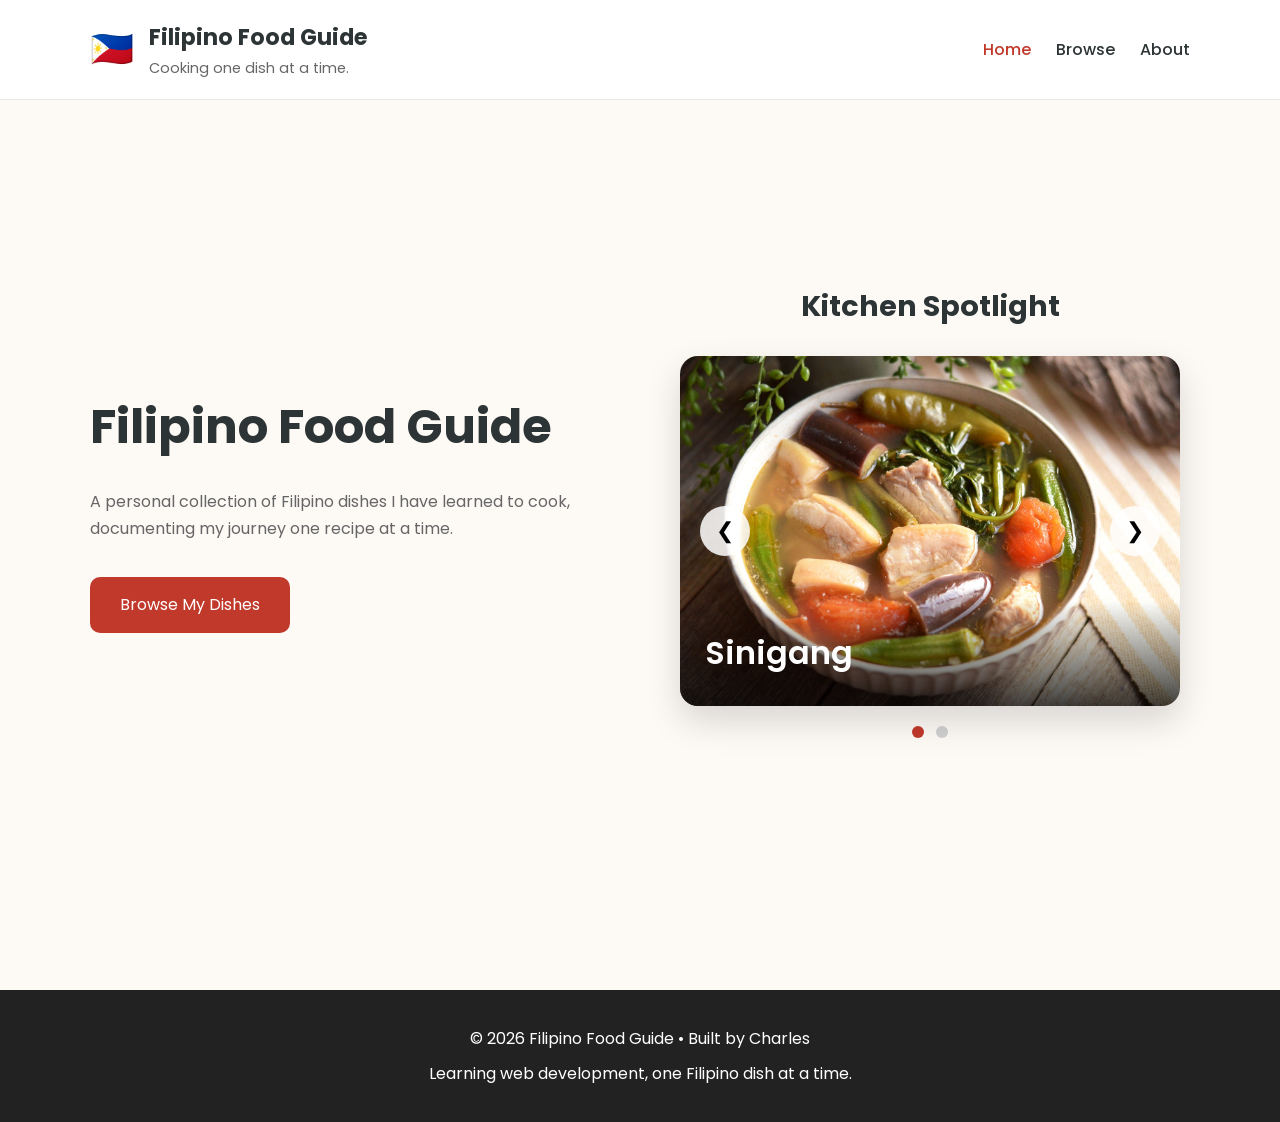
<file: index.html>
<!DOCTYPE html>
<html lang="en">
<head>
    <meta charset="UTF-8">
    <meta name="viewport" content="width=device-width, initial-scale=1.0">
    <title>Filipino Food Guide</title>

    <link rel="stylesheet" href="css/style.css">
</head>

<body>

    <!-- ========================= -->
    <!-- Header -->
    <!-- ========================= -->

    <header>

        <div class="container">

            <div class="brand">

                <a href="index.html" class="brand-link">

                    <span class="logo">🇵🇭</span>

                    <div class="brand-text">
                        <h1>Filipino Food Guide</h1>
                        <p>Cooking one dish at a time.</p>
                    </div>

                </a>

            </div>

            <nav>

                <ul>

                    <li>
                        <a href="index.html" class="active">
                            Home
                        </a>
                    </li>

                    <li>
                        <a href="browse.html">
                            Browse
                        </a>
                    </li>

                    <li>
                        <a href="about.html">
                            About
                        </a>
                    </li>

                </ul>

            </nav>

        </div>

    </header>

    <!-- ========================= -->
    <!-- Hero -->
    <!-- ========================= -->

    <main>

        <section class="hero">

            <div class="container hero-container">

                <!-- Left Side -->
                <div class="hero-text">

                    <h2>
                        Filipino Food Guide
                    </h2>

                    <p>
                        A personal collection of Filipino dishes
                        I have learned to cook, documenting my journey
                        one recipe at a time.
                    </p>

                    <a href="browse.html" class="btn">
                        Browse My Dishes
                    </a>

                </div>


                <!-- Right Side -->
                <div class="hero-spotlight">

                    <h3>
                        Kitchen Spotlight
                    </h3>


                    <div class="carousel">

                        <button id="prevBtn" class="carousel-btn">
                            &#10094;
                        </button>


                        <div id="carouselTrack" class="carousel-track">

                        </div>


                        <button id="nextBtn" class="carousel-btn">
                            &#10095;
                        </button>

                    </div>


                    <div id="carouselDots" class="carousel-dots">

                    </div>


                </div>


            </div>

        </section>

    <!-- ========================= -->
    <!-- Footer -->
    <!-- ========================= -->

    <footer>

        <div class="container">

            <p>
                © 2026 Filipino Food Guide • Built by Charles
            </p>

            <p>
                Learning web development, one Filipino dish at a time.
            </p>

        </div>

    </footer>

    <script src="data/dishes.js"></script>
    <script src="js/carousel.js"></script>

</body>
</html>
</file>
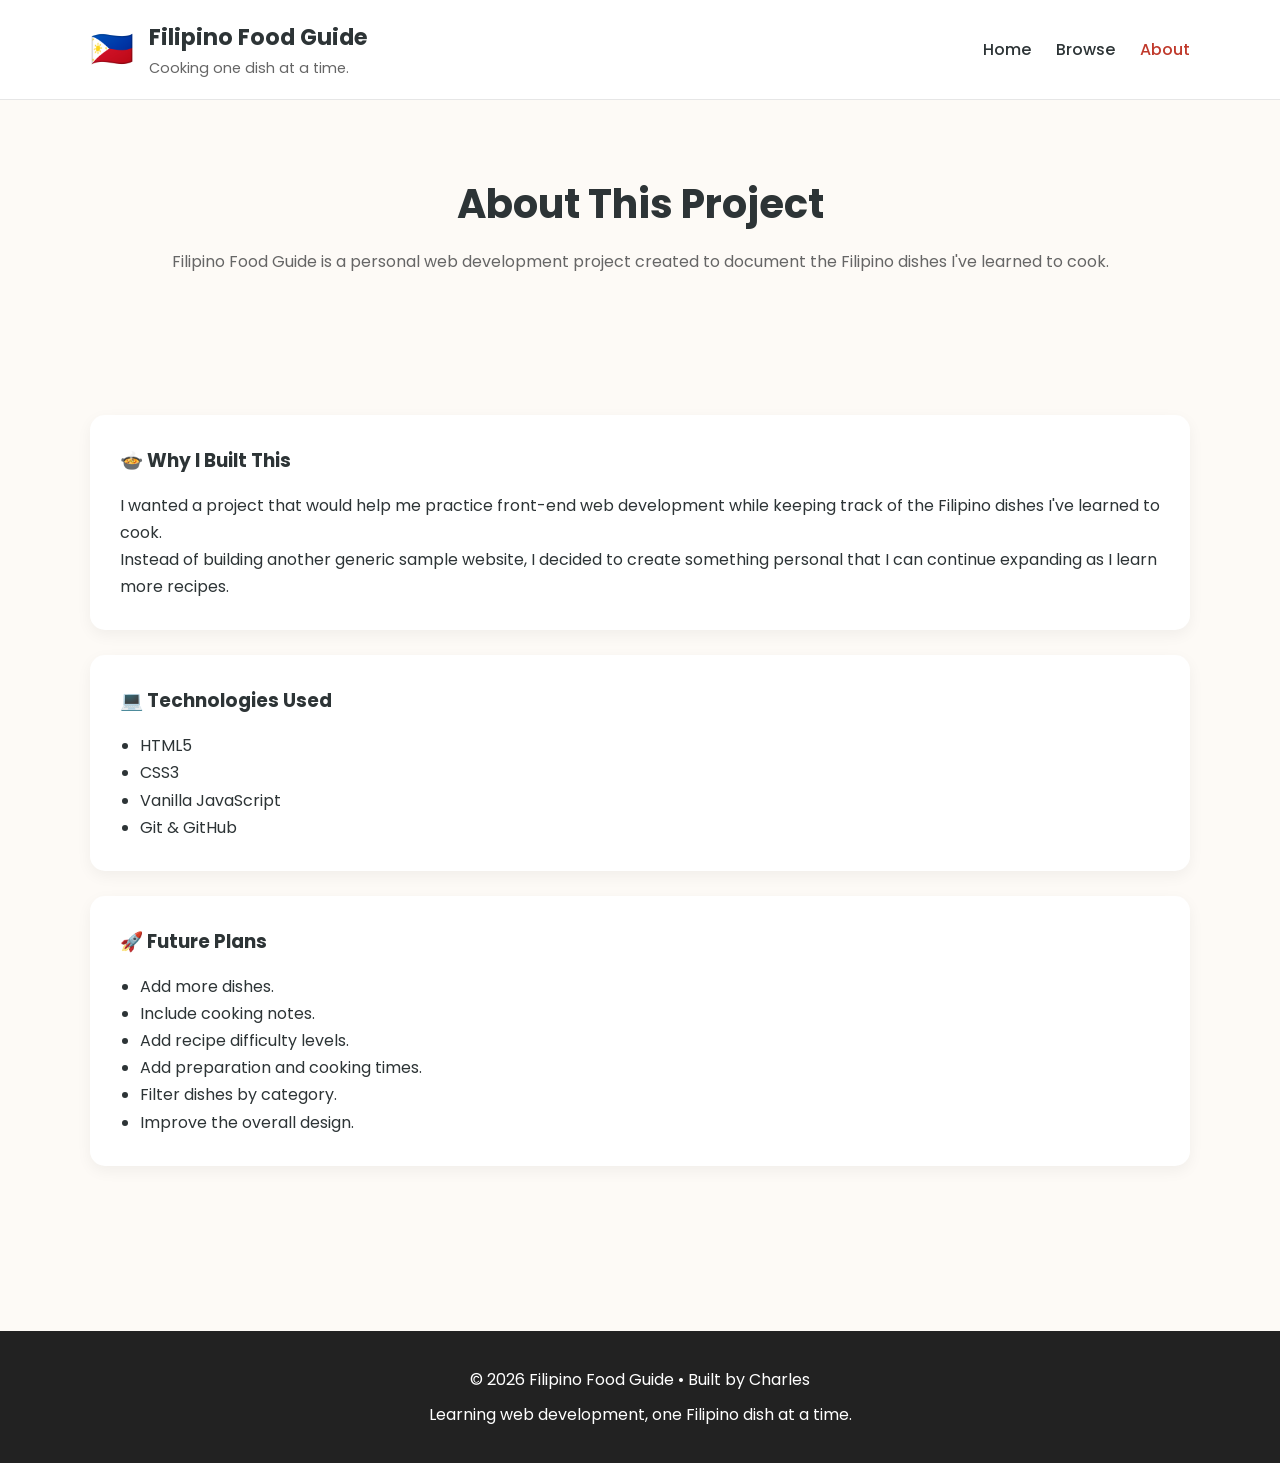
<file: about.html>
<!DOCTYPE html>
<html lang="en">

<head>
    <meta charset="UTF-8">
    <meta name="viewport" content="width=device-width, initial-scale=1.0">
    <title>About | Filipino Food Guide</title>

    <link rel="stylesheet" href="css/style.css">
</head>

<body>

    <!-- ========================= -->
    <!-- Header -->
    <!-- ========================= -->

    <header>

        <div class="container">

            <div class="brand">

                <a href="index.html" class="brand-link">

                    <span class="logo">🇵🇭</span>

                    <div class="brand-text">
                        <h1>Filipino Food Guide</h1>
                        <p>Cooking one dish at a time.</p>
                    </div>

                </a>

            </div>

            <nav>

                <ul>

                    <li><a href="index.html">Home</a></li>

                    <li><a href="browse.html">Browse</a></li>

                    <li>
                        <a href="about.html" class="active">
                            About
                        </a>
                    </li>

                </ul>

            </nav>

        </div>

    </header>

    <!-- ========================= -->
    <!-- Main -->
    <!-- ========================= -->

    <main>

        <section class="page-header">

            <div class="container">

                <h2>About This Project</h2>

                <p>
                    Filipino Food Guide is a personal web development project
                    created to document the Filipino dishes I've learned to cook.
                </p>

            </div>

        </section>

        <section class="about-content">

            <div class="container">

                <article class="about-card">

                    <h3>🍲 Why I Built This</h3>

                    <p>
                        I wanted a project that would help me practice
                        front-end web development while keeping track of the
                        Filipino dishes I've learned to cook.
                    </p>

                    <p>
                        Instead of building another generic sample website,
                        I decided to create something personal that I can
                        continue expanding as I learn more recipes.
                    </p>

                </article>

                <article class="about-card">

                    <h3>💻 Technologies Used</h3>

                    <ul>

                        <li>HTML5</li>

                        <li>CSS3</li>

                        <li>Vanilla JavaScript</li>

                        <li>Git & GitHub</li>

                    </ul>

                </article>

                <article class="about-card">

                    <h3>🚀 Future Plans</h3>

                    <ul>

                        <li>Add more dishes.</li>

                        <li>Include cooking notes.</li>

                        <li>Add recipe difficulty levels.</li>

                        <li>Add preparation and cooking times.</li>

                        <li>Filter dishes by category.</li>

                        <li>Improve the overall design.</li>

                    </ul>

                </article>

            </div>

        </section>

    </main>

    <!-- ========================= -->
    <!-- Footer -->
    <!-- ========================= -->

    <footer>

        <div class="container">

            <p>
                © 2026 Filipino Food Guide • Built by Charles
            </p>

            <p>
                Learning web development, one Filipino dish at a time.
            </p>

        </div>

    </footer>

</body>

</html>
</file>
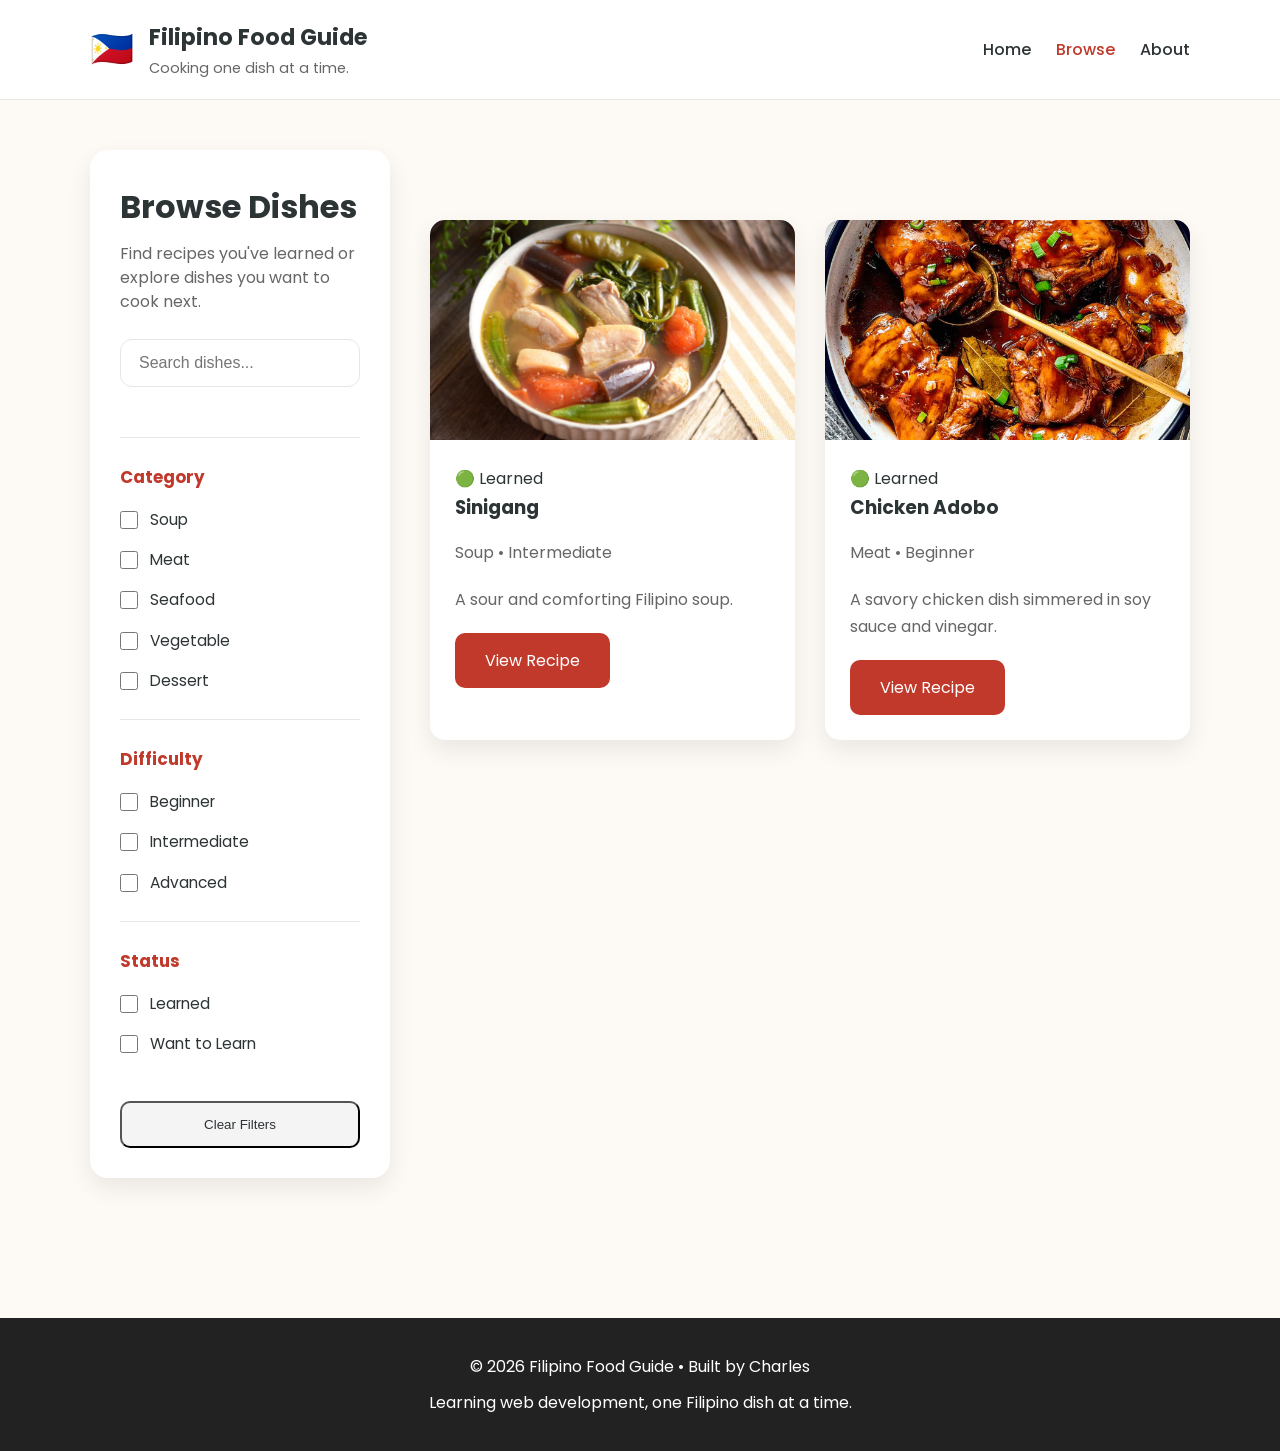
<file: browse.html>
<!DOCTYPE html>
<html lang="en">

<head>
    <meta charset="UTF-8">
    <meta name="viewport" content="width=device-width, initial-scale=1.0">
    <title>Browse | Filipino Food Guide</title>

    <link rel="stylesheet" href="css/style.css">
</head>

<body>

    <!-- ========================= -->
    <!-- Header -->
    <!-- ========================= -->

    <header>

        <div class="container">

            <div class="brand">

                <a href="index.html" class="brand-link">

                    <span class="logo">🇵🇭</span>

                    <div class="brand-text">
                        <h1>Filipino Food Guide</h1>
                        <p>Cooking one dish at a time.</p>
                    </div>

                </a>

            </div>

            <nav>

                <ul>

                    <li><a href="index.html">Home</a></li>

                    <li>
                        <a href="browse.html" class="active">
                            Browse
                        </a>
                    </li>

                    <li><a href="about.html">About</a></li>

                </ul>

            </nav>

        </div>

    </header>

    <!-- ========================= -->
    <!-- Main -->
    <!-- ========================= -->

    <main>

        <section class="browse-layout container">

            <!-- =========================================
                Sidebar
            ========================================== -->

            <aside class="sidebar">

                <h2>Browse Dishes</h2>

                <p class="sidebar-subtitle">
                    Find recipes you've learned or explore
                    dishes you want to cook next.
                </p>

                <input
                    type="text"
                    id="searchInput"
                    placeholder="Search dishes..."
                >

                <hr>

                <!-- Category -->

                <div class="filter-section">

                    <h3>Category</h3>

                    <label class="checkbox-item">
                        <input
                            type="checkbox"
                            class="category-filter"
                            value="Soup"
                        >
                        <span>Soup</span>
                    </label>

                    <label class="checkbox-item">
                        <input
                            type="checkbox"
                            class="category-filter"
                            value="Meat"
                        >
                        <span>Meat</span>
                    </label>

                    <label class="checkbox-item">
                        <input
                            type="checkbox"
                            class="category-filter"
                            value="Seafood"
                        >
                        <span>Seafood</span>
                    </label>

                    <label class="checkbox-item">
                        <input
                            type="checkbox"
                            class="category-filter"
                            value="Vegetable"
                        >
                        <span>Vegetable</span>
                    </label>

                    <label class="checkbox-item">
                        <input
                            type="checkbox"
                            class="category-filter"
                            value="Dessert"
                        >
                        <span>Dessert</span>
                    </label>

                </div>

                <hr>

                <!-- Difficulty -->

                <div class="filter-section">

                    <h3>Difficulty</h3>

                    <label class="checkbox-item">
                        <input
                            type="checkbox"
                            class="difficulty-filter"
                            value="Beginner"
                        >
                        <span>Beginner</span>
                    </label>

                    <label class="checkbox-item">
                        <input
                            type="checkbox"
                            class="difficulty-filter"
                            value="Intermediate"
                        >
                        <span>Intermediate</span>
                    </label>

                    <label class="checkbox-item">
                        <input
                            type="checkbox"
                            class="difficulty-filter"
                            value="Advanced"
                        >
                        <span>Advanced</span>
                    </label>

                </div>

                <hr>

                <!-- Status -->

                <div class="filter-section">

                    <h3>Status</h3>

                    <label class="checkbox-item">
                        <input
                            type="checkbox"
                            class="status-filter"
                            value="learned"
                        >
                        <span>Learned</span>
                    </label>

                    <label class="checkbox-item">
                        <input
                            type="checkbox"
                            class="status-filter"
                            value="planned"
                        >
                        <span>Want to Learn</span>
                    </label>

                </div>

                <button id="clearFilters" class="btn clear-btn">
                    Clear Filters
                </button>

            </aside>

            <!-- =========================================
                Content
            ========================================== -->

            <section class="content">

                <div
                    id="dishContainer"
                    class="dish-grid"
                >

                    <!-- Dish cards are generated by browse.js -->

                </div>

            </section>

        </section>

    </main>

    <!-- ========================= -->
    <!-- Footer -->
    <!-- ========================= -->

    <footer>

        <div class="container">

            <p>
                © 2026 Filipino Food Guide • Built by Charles
            </p>

            <p>
                Learning web development, one Filipino dish at a time.
            </p>

        </div>

    </footer>

    <script src="data/dishes.js"></script>
    <script src="js/browse.js"></script>

</body>

</html>
</file>
<file: css/style.css>
/* ===========================
   Google Font
=========================== */

@import url('https://fonts.googleapis.com/css2?family=Poppins:wght@300;400;500;600;700&display=swap');


/* ===========================
   Reset
=========================== */

* {
    margin: 0;
    padding: 0;
    box-sizing: border-box;
}


/* ===========================
   Global
=========================== */

:root {
    --primary: #c0392b;
    --secondary: #f39c12;
    --background: #fdfaf6;
    --surface: #ffffff;
    --text: #2d3436;
    --muted: #666;
    --border: #e6e6e6;
}


body {
    font-family: "Poppins", sans-serif;
    background: var(--background);
    color: var(--text);
    line-height: 1.7;
}


img {
    width: 100%;
    display: block;
}


a {
    text-decoration: none;
    color: inherit;
}


ul {
    list-style: none;
}


.container {
    width: min(1100px, 90%);
    margin: auto;
}


section {
    padding: 70px 0;
}



/* ===========================
   Header
=========================== */

header {
    background: white;
    border-bottom: 1px solid var(--border);
    position: sticky;
    top: 0;
    z-index: 999;
}


header .container {
    display: flex;
    justify-content: space-between;
    align-items: center;
    padding: 18px 0;
}


.brand-link {
    display: flex;
    align-items: center;
    gap: 15px;
}


.logo {
    font-size: 2.2rem;
}


.brand-text h1 {
    font-size: 1.4rem;
}


.brand-text p {
    font-size: .9rem;
    color: var(--muted);
}


nav ul {
    display: flex;
    gap: 25px;
}


nav a {
    font-weight: 500;
    transition: .3s;
}


nav a:hover,
nav a.active {
    color: var(--primary);
}



/* ===========================
   Hero Section
=========================== */

.hero {

    min-height: calc(100vh - 80px);

    display: flex;

    align-items: center;

    padding: 50px 0;

}


.hero-container {

    display: flex;

    align-items: center;

    justify-content: space-between;

    gap: 60px;

}


.hero-text {

    flex: 1;

}


.hero-text h2 {

    font-size: 3rem;

    margin-bottom: 20px;

}


.hero-text p {

    max-width: 500px;

    color: var(--muted);

    margin-bottom: 35px;

}


.hero-spotlight {

    flex: 1;

}


.hero-spotlight h3 {

    text-align: center;

    margin-bottom: 25px;

    font-size: 1.8rem;

}


/* ===========================
   Button
=========================== */

.btn {

    display: inline-block;

    background: var(--primary);

    color: white;

    padding: 14px 30px;

    border-radius: 10px;

    transition: .3s;

}


.btn:hover {

    background: #962d22;

}



/* ===========================
   Carousel
=========================== */


.carousel {

    position: relative;

    max-width: 500px;

    margin: auto;

}


.carousel-track {

    overflow: hidden;

    border-radius: 18px;

    box-shadow: 0 15px 35px rgba(0,0,0,.15);

}


.slide {

    position: relative;

    display: none;

    animation: fadeSlide .5s ease;

}

@keyframes fadeSlide {

    from {

        opacity: 0;

        transform: scale(.98);

    }


    to {

        opacity: 1;

        transform: scale(1);

    }

}


.slide.active {

    display: block;

}


.slide img {

    width: 100%;

    height: 350px;

    object-fit: cover;

}


.slide-title {

    position: absolute;

    bottom: 0;

    width: 100%;

    padding: 25px;

    color: white;

    font-size: 2rem;

    font-weight: 600;


    background: linear-gradient(
        transparent,
        rgba(0,0,0,.75)
    );

}



.carousel-btn {

    position: absolute;

    top: 50%;

    transform: translateY(-50%);


    width: 50px;

    height: 50px;


    border: none;

    border-radius: 50%;


    cursor: pointer;


    background: rgba(255,255,255,.85);


    font-size: 1.4rem;


    transition: .3s;


    z-index: 10;

}


.carousel-btn:hover {

    background: white;

}


#prevBtn {

    left: 20px;

}


#nextBtn {

    right: 20px;

}


.carousel-dots {

    display: flex;

    justify-content: center;

    gap: 12px;

    margin-top: 20px;

}


.dot {

    width: 12px;

    height: 12px;

    border-radius: 50%;

    background: #d0d0d0;

    cursor: pointer;

    transition: .3s;

}


.dot.active {

    background: var(--primary);

}



/* ===========================
   Page Header
=========================== */

.page-header {

    text-align: center;

}


.page-header h2 {

    font-size: 2.5rem;

    margin-bottom: 10px;

}


.page-header p {

    color: var(--muted);

}



/* ===========================
   Cards
=========================== */


.dish-grid {

    display: grid;

    grid-template-columns: repeat(auto-fit, minmax(280px,1fr));

    gap: 30px;

}


.dish-card {

    background: var(--surface);

    border-radius: 15px;

    overflow: hidden;

    box-shadow: 0 10px 25px rgba(0,0,0,.08);

    transition: .3s;

}


.dish-card:hover {

    transform: translateY(-8px);

}


.dish-card img {

    height: 220px;

    object-fit: cover;

}


.dish-content {

    padding: 25px;

}


.dish-content h3 {

    margin-bottom: 15px;

}


.dish-content p {

    color: var(--muted);

    margin-bottom: 20px;

}


.card-link {

    color: var(--primary);

    font-weight: 600;

}



/* ===========================
   Search
=========================== */


.search-section {

    padding-top: 20px;

}


#searchInput {

    width: 100%;

    padding: 15px;

    border-radius: 10px;

    border: 1px solid var(--border);

    font-size: 1rem;

    outline: none;

    margin-bottom: 35px;

}


#searchInput:focus {

    border-color: var(--primary);

}



/* ===========================
   About
=========================== */


.about-card {

    background: white;

    padding: 30px;

    border-radius: 15px;

    margin-bottom: 25px;

    box-shadow: 0 5px 15px rgba(0,0,0,.05);

}


.about-card h3 {

    margin-bottom: 15px;

}


.about-card ul {

    list-style: disc;

    margin-left: 20px;

}



/* ===========================
   Footer
=========================== */


footer {

    background: #222;

    color: white;

    text-align: center;

    padding: 35px 0;

    margin-top: 70px;

}


footer p:first-child {

    margin-bottom: 8px;

}

/* ===========================
   Browse Layout
=========================== */

.browse-layout {

    display: grid;
    grid-template-columns: 300px 1fr;
    gap: 40px;

    align-items: start;

    padding-top: 50px;
}


/* ===========================
   Sidebar
=========================== */

.sidebar {

    position: sticky;
    top: 100px;

    background: white;

    padding: 30px;

    border-radius: 18px;

    box-shadow: 0 10px 25px rgba(0,0,0,.08);

}

.sidebar h2 {

    font-size: 2rem;

    margin-bottom: 8px;

}

.sidebar-subtitle {

    color: var(--muted);

    margin-bottom: 25px;

    line-height: 1.5;

}


/* ===========================
   Search Box
=========================== */

#searchInput {

    width: 100%;

    padding: 14px 18px;

    border: 1px solid var(--border);

    border-radius: 12px;

    font-size: 1rem;

    margin-bottom: 25px;

    transition: .3s;

}

#searchInput:focus {

    outline: none;

    border-color: var(--primary);

    box-shadow: 0 0 0 4px rgba(192,57,43,.12);

}


/* ===========================
   Sidebar Divider
=========================== */

.sidebar hr {

    border: none;

    border-top: 1px solid var(--border);

    margin: 25px 0;

}


/* ===========================
   Filter Section
=========================== */

.filter-section h3 {

    color: var(--primary);

    margin-bottom: 15px;

    font-size: 1.05rem;

}

.checkbox-item {

    display: flex;

    align-items: center;

    gap: 12px;

    margin-bottom: 14px;

    cursor: pointer;

    transition: .25s;

}

.checkbox-item:hover {

    color: var(--primary);

}

.checkbox-item input {

    width: 18px;

    height: 18px;

    margin: 0;

}

.checkbox-item span {

    font-size: .97rem;

}


/* ===========================
   Clear Filters Button
=========================== */

.clear-btn {

    width: 100%;

    margin-top: 30px;

    background: #f4f4f4;

    color: var(--text);

}

.clear-btn:hover {

    background: var(--primary);

    color: white;

}


/* ===========================
   Browse Content
=========================== */

.content {

    min-width: 0;

}

.dish-grid {

    display: grid;

    grid-template-columns: repeat(auto-fill, minmax(300px, 1fr));

    gap: 30px;

}

/* ===========================
   Responsive
=========================== */

@media (max-width: 768px) {

    header .container {

        flex-direction: column;

        gap: 20px;

    }

    nav ul {

        flex-wrap: wrap;

        justify-content: center;

    }

    .hero-container {

        flex-direction: column;

        text-align: center;

    }

    .hero-text p {

        margin: auto auto 35px;

    }

    .browse-layout {

        grid-template-columns: 1fr;

    }

    .sidebar {

        position: static;

    }

    .slide img {

        height: 320px;

    }

    .slide-title {

        font-size: 1.4rem;

    }

}
</file>
